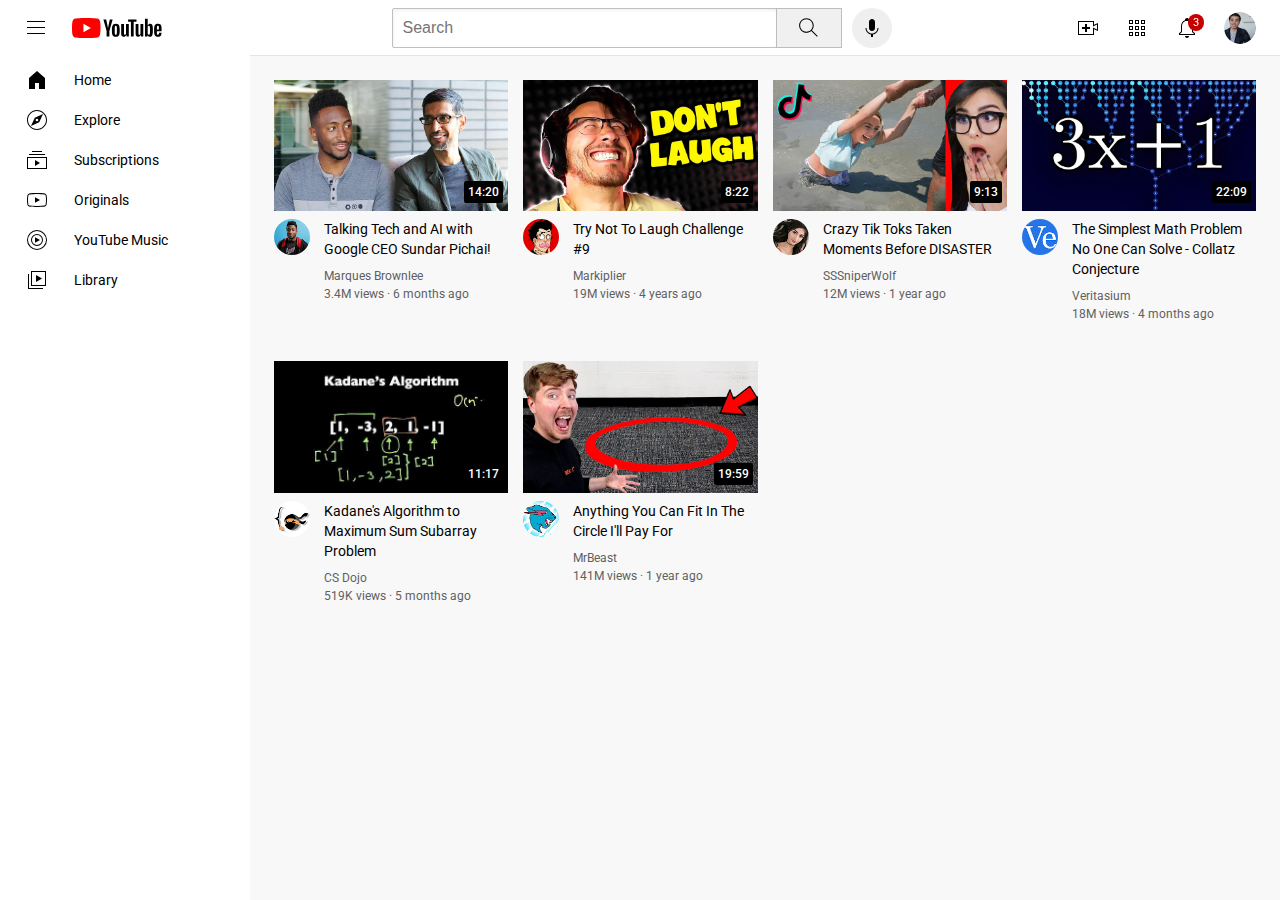
<file: index.html>
<!DOCTYPE html>

<!-- Vertical layout: separates different containers-->
<!-- Horizontal layout: seems to partition elements (like a channel picture and text next to it) within the same container-->

<html>
  <head>
    <title>YouTube</title>
    <link rel="preconnect" href="https://fonts.googleapis.com">
    <link rel="preconnect" href="https://fonts.gstatic.com" crossorigin>
    <link href="https://fonts.googleapis.com/css2?family=Roboto:ital,wght@0,500;1,500&display=swap" rel="stylesheet">
    <link rel="stylesheet" href="styles/general.css">
    <link rel="stylesheet" href="styles/header.css">
    <link rel="stylesheet" href="styles/video.css">
    <link rel="stylesheet" href="styles/sidebar.css">
  </head>
  <body>
    <!-- Semantic elements (<header>, <nav>) work the sam way as a div 
      except they have meaning to screen readers, search engines, and robots reading page
      This header here indicates a header -->
     <header class = "header">
      <div class = "left-section">
        <img class =  "hamburger-menu" src = "icons/hamburger-menu.svg">
        <img class = "youtube-logo" src = "icons/youtube-logo.svg">
      </div>
      <div class = "middle-section">
         <!-- input is a void element, "text" gives a textbox, "checkbox" gives checkbox -->
        <input class = "search-bar" type="text" placeholder="Search">
        <button class = "search-button">
          <img class = "search-icon" src = "icons/search.svg">
          <div class="tooltip">Search</div>
        </button>
        <button class = "voice-search-button">
          <img class = "voice-search-icon" src = "icons/voice-search-icon.svg">
          <div class="tooltip">Search with your voice</div>
        </button>
      </div>
      <div class = "right-section">
        <div class = "upload-icon-container">
          <img class = "upload-icon" src = "icons/upload.svg">
          <div class="tooltip">Create</div>
        </div>
        <div class = "youtube-apps-icon-container">
          <img class = "youtube-apps-icon" src = "icons/youtube-apps.svg">
          <div class="tooltip">YouTube apps</div>
        </div>
        <div class = "notifications-icon-container">
          <img class = "notifications-icon" src = "icons/notifications.svg">
          <!-- since images can't use position: absolute, wrap this in a div-->
           <div class = "notifications-count">3</div>
           <!--notifications-count is absolute, notifications-icon-container is relative-->
           <div class="tooltip">Notifications</div>
        </div>

        <img class = "current-user-picture" src = "channel-pictures/my-channel.jpeg">
      </div>
    </header>

    <!-- semantic element <nav> indicates a navigation bar-->
     <nav class = "sidebar">
      <div class = "sidebar-link">
        <img src = "icons/home.svg">
        <div>Home</div>
      </div>
      <div class = "sidebar-link">
        <img src = "icons/explore.svg">
        <div>Explore</div>
      </div>
      <div class = "sidebar-link">
        <img src = "icons/subscriptions.svg">
        <div>Subscriptions</div>
      </div>
      <div class = "sidebar-link">
        <img src = "icons/originals.svg">
        <div>Originals</div>
      </div>
      <div class = "sidebar-link">
        <img src = "icons/youtube-music.svg">
        <div>YouTube Music</div>
      </div>
      <div class = "sidebar-link">
        <img src = "icons/library.svg">
        <div>Library</div>
      </div>
    </nav>

    <!-- This semantic element indicates main contents of page-->
    <main>
      <!-- this semantic element indicates a section of the page-->
      <section class = "video-grid">
      
        <!-- Marques Brownie-->
        <div class = "video-preview">
          <div class="thumbnail-row">
            <!-- img is a void element, it doesn't require a closing tag -->
            <!-- takes one attribute called src -->
            <a href = "https://www.youtube.com/watch?v=n2RNcPRtAiY">
              <img class = "thumbnail" src = "thumbnails/thumbnail-1.webp">
            </a>
            
            <div class = "video-time">14:20</div> 
          </div>
          <div class = "video-info-grid">
            <div>
              <a class = "video-link" href = "https://www.youtube.com/c/mkbhd">
                <div class = "picture-flexbox">
                  <img class = "profile-picture" src = "channel-pictures/channel-1.jpeg">
                  <div class = "channel-modal">
                    <img class = "modal-profile-picture" src = "channel-pictures/channel-1.jpeg">
                    <div class = "modal-info">
                      <div class = "modal-channel-name">Marques Brownie</div>
                      <div class = "modal-channel-subscribers">19.9M subscribers</div>
                    </div>
                  </div>
                </div>
              </a>
            </div>
            <div> 
              <p class = "video-title">
                <a class = "video-link" href = "https://www.youtube.com/watch?v=n2RNcPRtAiY">
                  Talking Tech and AI with Google CEO Sundar Pichai!
                </a>
              </p>
              <p class="video-author">
                Marques Brownlee
              </p>
              <p class="video-stats">
                3.4M views &#183 6 months ago
              </p>
            </div>
          </div>
        </div>

        <!-- Markiplier-->
        <div class = "video-preview">
          <div class="thumbnail-row">
            <!-- img is a void element, it doesn't require a closing tag -->
            <!-- takes one attribute called src -->
            <a href = "https://www.youtube.com/watch?v=mP0RAo9SKZk">
              <img class = "thumbnail" src = "thumbnails/thumbnail-2.webp">
            </a>
            
            <div class = "video-time">8:22</div> 
          </div>
          <div class = "video-info-grid">
            <div>
              <a class = "video-link" href = "https://www.youtube.com/c/markiplier">
                <div class = "picture-flexbox">
                  <img class = "profile-picture" src = "channel-pictures/channel-2.jpeg">
                  <div class = "channel-modal">
                    <img class = "modal-profile-picture" src = "channel-pictures/channel-2.jpeg">
                    <div class = "modal-info">
                      <div class = "modal-channel-name">Markiplier</div>
                      <div class = "modal-channel-subscribers">37.5M subscribers</div>
                    </div>
                  </div>
                </div>
              </a>
              
            </div>
            <div>
              <p class = "video-title">
                <a class = "video-link" href = "https://www.youtube.com/watch?v=mP0RAo9SKZk">
                  Try Not To Laugh Challenge #9
                </a>
              </p>
              <p class="video-author">
                Markiplier
              </p>
              <p class="video-stats">
                19M views &#183 4 years ago
              </p>
            </div>
          </div>
        </div>

        <!--SSSniperWolf-->
        <div class = "video-preview">
          <div class="thumbnail-row">
            <!-- img is a void element, it doesn't require a closing tag -->
            <!-- takes one attribute called src -->
            <a href = "https://www.youtube.com/watch?v=FgjPQQeTh1w">
              <img class = "thumbnail" src = "thumbnails/thumbnail-3.webp">
            </a>
            
            <div class = "video-time">9:13</div> 
          </div>
          <div class = "video-info-grid">
            <div>
              <a class = "video-link" href = "https://www.youtube.com/user/SSSniperWolf">
                <div class = "picture-flexbox">
                  <img class = "profile-picture" src = "channel-pictures/channel-3.jpeg">
                  <div class = "channel-modal">
                    <img class = "modal-profile-picture" src = "channel-pictures/channel-3.jpeg">
                    <div class = "modal-info">
                      <div class = "modal-channel-name">SSSniperWolf</div>
                      <div class = "modal-channel-subscribers">34.9M subscribers</div>
                    </div>
                  </div>
                </div>
              </a>
            </div>
            <div>
              <p class = "video-title">
                <a class = "video-link" href = "https://www.youtube.com/watch?v=FgjPQQeTh1w">
                  Crazy Tik Toks Taken Moments Before DISASTER
                </a>
              </p>
              <p class="video-author">
                SSSniperWolf
              </p>
              <p class="video-stats">
                12M views &#183 1 year ago
              </p>
            </div>
          </div>
        </div>

        <!--Veritasium-->
        <div class = "video-preview">
          <div class="thumbnail-row">
            <!-- img is a void element, it doesn't require a closing tag -->
            <!-- takes one attribute called src -->
            <a href = "https://www.youtube.com/watch?v=094y1Z2wpJg">
              <img class = "thumbnail" src = "thumbnails/thumbnail-4.webp">
            </a>
            
            <div class = "video-time">22:09</div> 
          </div>
          <div class = "video-info-grid">
            <div>
              <a class = "video-link" href = "https://www.youtube.com/c/veritasium">
                <div class = "picture-flexbox">
                  <img class = "profile-picture" src = "channel-pictures/channel-4.jpeg">
                  <div class = "channel-modal">
                    <img class = "modal-profile-picture" src = "channel-pictures/channel-4.jpeg">
                    <div class = "modal-info">
                      <div class = "modal-channel-name">Veritasium</div>
                      <div class = "modal-channel-subscribers">17.9M subscribers</div>
                    </div>
                  </div>
                </div>
              </a>
            </div>
            <div>
              <p class = "video-title">
                <a class = "video-link" href = "https://www.youtube.com/watch?v=094y1Z2wpJg">
                  The Simplest Math Problem No One Can Solve - Collatz Conjecture
                </a>
              </p>
              <p class="video-author">
                Veritasium
              </p>
              <p class="video-stats">
                18M views &#183 4 months ago
              </p>
            </div>
          </div>
        </div>


        <!--CS Dojo-->
        <div class = "video-preview">
          <div class="thumbnail-row">
            <!-- img is a void element, it doesn't require a closing tag -->
            <!-- takes one attribute called src -->
            <a href = "https://www.youtube.com/watch?v=86CQq3pKSUw">
              <img class = "thumbnail" src = "thumbnails/thumbnail-5.webp">
            </a>
            
            <div class = "video-time">11:17</div> 
          </div>
          <div class = "video-info-grid">
            <div>
              <a class = "video-link" href = "https://www.youtube.com/c/CSDojo">
                <div class = "picture-flexbox">
                  <img class = "profile-picture" src = "channel-pictures/channel-5.jpeg">
                  <div class = "channel-modal">
                    <img class = "modal-profile-picture" src = "channel-pictures/channel-5.jpeg">
                    <div class = "modal-info">
                      <div class = "modal-channel-name">CS Dojo</div>
                      <div class = "modal-channel-subscribers">1.95M subscribers</div>
                    </div>
                  </div>
                </div>
              </a>
            </div>
            <div>
              <p class = "video-title">
                <a class = "video-link" href = "https://www.youtube.com/watch?v=86CQq3pKSUw">
                  Kadane's Algorithm to Maximum Sum Subarray Problem 
                </a>   
              </p>
              <p class="video-author">
                CS Dojo
              </p>
              <p class="video-stats">
                519K views &#183 5 months ago
              </p>
            </div>
          </div>
        </div>

        <!-- MrBeast-->
        <div class = "video-preview">
          <div class="thumbnail-row">
            <!-- img is a void element, it doesn't require a closing tag -->
            <!-- takes one attribute called src -->
            <a href = "https://www.youtube.com/watch?v=yXWw0_UfSFg">
              <img class = "thumbnail" src = "thumbnails/thumbnail-6.webp">
            </a>
            
            <div class = "video-time">19:59</div> 
          </div>
          <div class = "video-info-grid">
            <div>
              <a class = "video-link" href = "https://www.youtube.com/channel/UCX6OQ3DkcsbYNE6H8uQQuVA">
                <div class = "picture-flexbox">
                  <img class = "profile-picture" src = "channel-pictures/channel-6.jpeg">
                  <div class = "channel-modal">
                    <img class = "modal-profile-picture" src = "channel-pictures/channel-6.jpeg">
                    <div class = "modal-info">
                      <div class = "modal-channel-name">MrBeast</div>
                      <div class = "modal-channel-subscribers">393M subscribers</div>
                    </div>
                  </div>
                </div>
              </a>
            </div>
            <div>
              <p class = "video-title">
                <a class = "video-link" href = "https://www.youtube.com/watch?v=yXWw0_UfSFg">
                  Anything You Can Fit In The Circle I'll Pay For
                </a> 
              
              </p>
              <p class="video-author">
                MrBeast
              </p>
              <p class="video-stats">
                141M views &#183 1 year ago
              </p>
            </div>
          </div>
        </div>
      </section>
    </main>
  </body>
</html>

<!-- 3 basic html elements: -->

<!-- block element - regardless of how much space a block element takes, they take up the ENTIRE line INSIDE A CONTAINER (div),
     which is why something as simple as <p>hi</p> extends throughout the entire page/div when viewing through Chrome DevTools -->

<!-- inline block element - Only takes up as much space as needed unlike a block. Ex: input element -->

<!-- inline element - appear within a line of text (like <strong> and <u>)-->

<!-- display can switch between block and inline block -->
</file>
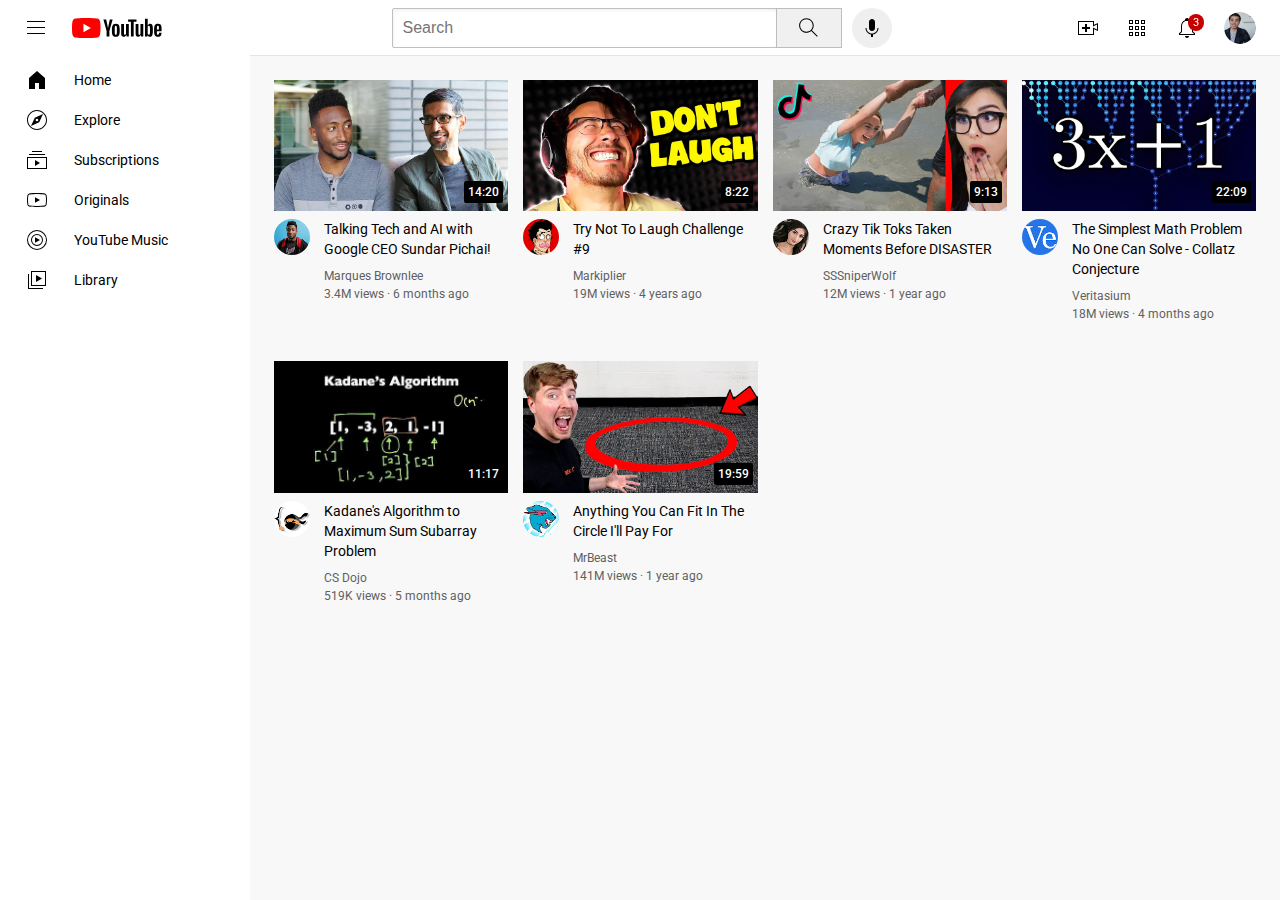
<file: youtube.html>
<!DOCTYPE html>

<!-- Vertical layout: separates different containers-->
<!-- Horizontal layout: seems to partition elements (like a channel picture and text next to it) within the same container-->

<html>
  <head>
    <title>YouTube</title>
    <link rel="preconnect" href="https://fonts.googleapis.com">
    <link rel="preconnect" href="https://fonts.gstatic.com" crossorigin>
    <link href="https://fonts.googleapis.com/css2?family=Roboto:ital,wght@0,500;1,500&display=swap" rel="stylesheet">
    <link rel="stylesheet" href="styles/general.css">
    <link rel="stylesheet" href="styles/header.css">
    <link rel="stylesheet" href="styles/video.css">
    <link rel="stylesheet" href="styles/sidebar.css">
  </head>
  <body>
    <!-- Semantic elements (<header>, <nav>) work the sam way as a div 
      except they have meaning to screen readers, search engines, and robots reading page
      This header here indicates a header -->
     <header class = "header">
      <div class = "left-section">
        <img class =  "hamburger-menu" src = "icons/hamburger-menu.svg">
        <img class = "youtube-logo" src = "icons/youtube-logo.svg">
      </div>
      <div class = "middle-section">
         <!-- input is a void element, "text" gives a textbox, "checkbox" gives checkbox -->
        <input class = "search-bar" type="text" placeholder="Search">
        <button class = "search-button">
          <img class = "search-icon" src = "icons/search.svg">
          <div class="tooltip">Search</div>
        </button>
        <button class = "voice-search-button">
          <img class = "voice-search-icon" src = "icons/voice-search-icon.svg">
          <div class="tooltip">Search with your voice</div>
        </button>
      </div>
      <div class = "right-section">
        <div class = "upload-icon-container">
          <img class = "upload-icon" src = "icons/upload.svg">
          <div class="tooltip">Create</div>
        </div>
        <div class = "youtube-apps-icon-container">
          <img class = "youtube-apps-icon" src = "icons/youtube-apps.svg">
          <div class="tooltip">YouTube apps</div>
        </div>
        <div class = "notifications-icon-container">
          <img class = "notifications-icon" src = "icons/notifications.svg">
          <!-- since images can't use position: absolute, wrap this in a div-->
           <div class = "notifications-count">3</div>
           <!--notifications-count is absolute, notifications-icon-container is relative-->
           <div class="tooltip">Notifications</div>
        </div>

        <img class = "current-user-picture" src = "channel-pictures/my-channel.jpeg">
      </div>
    </header>

    <!-- semantic element <nav> indicates a navigation bar-->
     <nav class = "sidebar">
      <div class = "sidebar-link">
        <img src = "icons/home.svg">
        <div>Home</div>
      </div>
      <div class = "sidebar-link">
        <img src = "icons/explore.svg">
        <div>Explore</div>
      </div>
      <div class = "sidebar-link">
        <img src = "icons/subscriptions.svg">
        <div>Subscriptions</div>
      </div>
      <div class = "sidebar-link">
        <img src = "icons/originals.svg">
        <div>Originals</div>
      </div>
      <div class = "sidebar-link">
        <img src = "icons/youtube-music.svg">
        <div>YouTube Music</div>
      </div>
      <div class = "sidebar-link">
        <img src = "icons/library.svg">
        <div>Library</div>
      </div>
    </nav>

    <!-- This semantic element indicates main contents of page-->
    <main>
      <!-- this semantic element indicates a section of the page-->
      <section class = "video-grid">
      
        <!-- Marques Brownie-->
        <div class = "video-preview">
          <div class="thumbnail-row">
            <!-- img is a void element, it doesn't require a closing tag -->
            <!-- takes one attribute called src -->
            <a href = "https://www.youtube.com/watch?v=n2RNcPRtAiY">
              <img class = "thumbnail" src = "thumbnails/thumbnail-1.webp">
            </a>
            
            <div class = "video-time">14:20</div> 
          </div>
          <div class = "video-info-grid">
            <div>
              <a class = "video-link" href = "https://www.youtube.com/c/mkbhd">
                <div class = "picture-flexbox">
                  <img class = "profile-picture" src = "channel-pictures/channel-1.jpeg">
                  <div class = "channel-modal">
                    <img class = "modal-profile-picture" src = "channel-pictures/channel-1.jpeg">
                    <div class = "modal-info">
                      <div class = "modal-channel-name">Marques Brownie</div>
                      <div class = "modal-channel-subscribers">19.9M subscribers</div>
                    </div>
                  </div>
                </div>
              </a>
            </div>
            <div> 
              <p class = "video-title">
                <a class = "video-link" href = "https://www.youtube.com/watch?v=n2RNcPRtAiY">
                  Talking Tech and AI with Google CEO Sundar Pichai!
                </a>
              </p>
              <p class="video-author">
                Marques Brownlee
              </p>
              <p class="video-stats">
                3.4M views &#183 6 months ago
              </p>
            </div>
          </div>
        </div>

        <!-- Markiplier-->
        <div class = "video-preview">
          <div class="thumbnail-row">
            <!-- img is a void element, it doesn't require a closing tag -->
            <!-- takes one attribute called src -->
            <a href = "https://www.youtube.com/watch?v=mP0RAo9SKZk">
              <img class = "thumbnail" src = "thumbnails/thumbnail-2.webp">
            </a>
            
            <div class = "video-time">8:22</div> 
          </div>
          <div class = "video-info-grid">
            <div>
              <a class = "video-link" href = "https://www.youtube.com/c/markiplier">
                <div class = "picture-flexbox">
                  <img class = "profile-picture" src = "channel-pictures/channel-2.jpeg">
                  <div class = "channel-modal">
                    <img class = "modal-profile-picture" src = "channel-pictures/channel-2.jpeg">
                    <div class = "modal-info">
                      <div class = "modal-channel-name">Markiplier</div>
                      <div class = "modal-channel-subscribers">37.5M subscribers</div>
                    </div>
                  </div>
                </div>
              </a>
              
            </div>
            <div>
              <p class = "video-title">
                <a class = "video-link" href = "https://www.youtube.com/watch?v=mP0RAo9SKZk">
                  Try Not To Laugh Challenge #9
                </a>
              </p>
              <p class="video-author">
                Markiplier
              </p>
              <p class="video-stats">
                19M views &#183 4 years ago
              </p>
            </div>
          </div>
        </div>

        <!--SSSniperWolf-->
        <div class = "video-preview">
          <div class="thumbnail-row">
            <!-- img is a void element, it doesn't require a closing tag -->
            <!-- takes one attribute called src -->
            <a href = "https://www.youtube.com/watch?v=FgjPQQeTh1w">
              <img class = "thumbnail" src = "thumbnails/thumbnail-3.webp">
            </a>
            
            <div class = "video-time">9:13</div> 
          </div>
          <div class = "video-info-grid">
            <div>
              <a class = "video-link" href = "https://www.youtube.com/user/SSSniperWolf">
                <div class = "picture-flexbox">
                  <img class = "profile-picture" src = "channel-pictures/channel-3.jpeg">
                  <div class = "channel-modal">
                    <img class = "modal-profile-picture" src = "channel-pictures/channel-3.jpeg">
                    <div class = "modal-info">
                      <div class = "modal-channel-name">SSSniperWolf</div>
                      <div class = "modal-channel-subscribers">34.9M subscribers</div>
                    </div>
                  </div>
                </div>
              </a>
            </div>
            <div>
              <p class = "video-title">
                <a class = "video-link" href = "https://www.youtube.com/watch?v=FgjPQQeTh1w">
                  Crazy Tik Toks Taken Moments Before DISASTER
                </a>
              </p>
              <p class="video-author">
                SSSniperWolf
              </p>
              <p class="video-stats">
                12M views &#183 1 year ago
              </p>
            </div>
          </div>
        </div>

        <!--Veritasium-->
        <div class = "video-preview">
          <div class="thumbnail-row">
            <!-- img is a void element, it doesn't require a closing tag -->
            <!-- takes one attribute called src -->
            <a href = "https://www.youtube.com/watch?v=094y1Z2wpJg">
              <img class = "thumbnail" src = "thumbnails/thumbnail-4.webp">
            </a>
            
            <div class = "video-time">22:09</div> 
          </div>
          <div class = "video-info-grid">
            <div>
              <a class = "video-link" href = "https://www.youtube.com/c/veritasium">
                <div class = "picture-flexbox">
                  <img class = "profile-picture" src = "channel-pictures/channel-4.jpeg">
                  <div class = "channel-modal">
                    <img class = "modal-profile-picture" src = "channel-pictures/channel-4.jpeg">
                    <div class = "modal-info">
                      <div class = "modal-channel-name">Veritasium</div>
                      <div class = "modal-channel-subscribers">17.9M subscribers</div>
                    </div>
                  </div>
                </div>
              </a>
            </div>
            <div>
              <p class = "video-title">
                <a class = "video-link" href = "https://www.youtube.com/watch?v=094y1Z2wpJg">
                  The Simplest Math Problem No One Can Solve - Collatz Conjecture
                </a>
              </p>
              <p class="video-author">
                Veritasium
              </p>
              <p class="video-stats">
                18M views &#183 4 months ago
              </p>
            </div>
          </div>
        </div>


        <!--CS Dojo-->
        <div class = "video-preview">
          <div class="thumbnail-row">
            <!-- img is a void element, it doesn't require a closing tag -->
            <!-- takes one attribute called src -->
            <a href = "https://www.youtube.com/watch?v=86CQq3pKSUw">
              <img class = "thumbnail" src = "thumbnails/thumbnail-5.webp">
            </a>
            
            <div class = "video-time">11:17</div> 
          </div>
          <div class = "video-info-grid">
            <div>
              <a class = "video-link" href = "https://www.youtube.com/c/CSDojo">
                <div class = "picture-flexbox">
                  <img class = "profile-picture" src = "channel-pictures/channel-5.jpeg">
                  <div class = "channel-modal">
                    <img class = "modal-profile-picture" src = "channel-pictures/channel-5.jpeg">
                    <div class = "modal-info">
                      <div class = "modal-channel-name">CS Dojo</div>
                      <div class = "modal-channel-subscribers">1.95M subscribers</div>
                    </div>
                  </div>
                </div>
              </a>
            </div>
            <div>
              <p class = "video-title">
                <a class = "video-link" href = "https://www.youtube.com/watch?v=86CQq3pKSUw">
                  Kadane's Algorithm to Maximum Sum Subarray Problem 
                </a>   
              </p>
              <p class="video-author">
                CS Dojo
              </p>
              <p class="video-stats">
                519K views &#183 5 months ago
              </p>
            </div>
          </div>
        </div>

        <!-- MrBeast-->
        <div class = "video-preview">
          <div class="thumbnail-row">
            <!-- img is a void element, it doesn't require a closing tag -->
            <!-- takes one attribute called src -->
            <a href = "https://www.youtube.com/watch?v=yXWw0_UfSFg">
              <img class = "thumbnail" src = "thumbnails/thumbnail-6.webp">
            </a>
            
            <div class = "video-time">19:59</div> 
          </div>
          <div class = "video-info-grid">
            <div>
              <a class = "video-link" href = "https://www.youtube.com/channel/UCX6OQ3DkcsbYNE6H8uQQuVA">
                <div class = "picture-flexbox">
                  <img class = "profile-picture" src = "channel-pictures/channel-6.jpeg">
                  <div class = "channel-modal">
                    <img class = "modal-profile-picture" src = "channel-pictures/channel-6.jpeg">
                    <div class = "modal-info">
                      <div class = "modal-channel-name">MrBeast</div>
                      <div class = "modal-channel-subscribers">393M subscribers</div>
                    </div>
                  </div>
                </div>
              </a>
            </div>
            <div>
              <p class = "video-title">
                <a class = "video-link" href = "https://www.youtube.com/watch?v=yXWw0_UfSFg">
                  Anything You Can Fit In The Circle I'll Pay For
                </a> 
              
              </p>
              <p class="video-author">
                MrBeast
              </p>
              <p class="video-stats">
                141M views &#183 1 year ago
              </p>
            </div>
          </div>
        </div>
      </section>
    </main>
  </body>
</html>

<!-- 3 basic html elements: -->

<!-- block element - regardless of how much space a block element takes, they take up the ENTIRE line INSIDE A CONTAINER (div),
     which is why something as simple as <p>hi</p> extends throughout the entire page/div when viewing through Chrome DevTools -->

<!-- inline block element - Only takes up as much space as needed unlike a block. Ex: input element -->

<!-- inline element - appear within a line of text (like <strong> and <u>)-->

<!-- display can switch between block and inline block -->
</file>
<file: styles/general.css>
p{
  /* font stack -- lets you setup a backup font (Arial) if Roboto fails to load from Google */
  margin-top: 0;
  margin-bottom: 0;
}

body{
  /*color: red; Doing this should make all text red, but it fails at doing that to 
  the video title, author, and stats. This is because of CSS Specificity--because they are
  targeted in video.css individually and set with a color, that color takes priority first. */
  margin: 0;
  /* gets rid of external margin */
  padding-top: 80px; /* use padding-top so our position: fixed header 
   doesn't block elements */
  padding-left: 96px;
  padding-right: 24px;
  background-color: rgb(248, 248, 248);
  font-family: Roboto, Arial;
  
  /* Remove this font-family to see the effect. This is done by Inheritance, explained in video.css */
}

@media (min-width: 1200.1px){
  /* for sidebar*/
  body{
    padding-left: 274px;
  }
}
</file>
<file: styles/header.css>
.header{
  height: 55px;

  display: flex;
  flex-direction: row;
  justify-content: space-between;
  position: fixed; /* this alone w/o background-color makes the 
  header float above page and remove white background */
  top: 0;
  left: 0;
  right: 0;
  background-color: white;

  /* adds a border to the bottom of the header only */
  border-bottom-width: 1px;
  border-bottom-style: solid;
  border-bottom-color: rgb(228, 228, 228);

  /* position-relative makes the thumbnail-row appear above the header since
    in youtube.html, the thumbnail-row html is written below the header html
    Fix it by setting a higher z-index. */
  z-index: 100; /* since the thumbnail row has a default of 0, the header appears above when scrolling */
  
}
.left-section{
  /*background-color: lightblue; */
  /* width: 150px; removing the width allows the left section to stretch to contain all content */

  /*align-items: center; */ /* this doesnt center the elements since this is a div, not a 
  flexbox. Can be centered in the .header class OR TURN the left-section into a flexbox: */
  display: flex;
  align-items: center;
  /* Having another flexbox here nested within a flexbox is valid-- it offers a good way to align-items since 
  flexboxes only affect the divs, but not the elements (like the images) within the divs (4:20:30) */
}
.hamburger-menu{
  height: 24px;
  margin-left: 24px;
  margin-right: 24px;
}
.youtube-logo{
  height: 20px;
}


.middle-section{
  /* background-color: lightpink; */
  flex: 1;
  margin-left: 45px;
  max-width: 500px; /* when middle section goes over 300px, stops growing when resizing browser */
  display: flex; /* make middle-section a flexbox to use the align-items */
  align-items: center;
  /* flex-direction: row is a default value, it does not need to be stated */
}
.search-bar{
  flex: 1; /* takes up remaining space */
  height: 36px;
  padding-left: 10px;
  font-size: 16px;
  /* border-width: 1px;
  border-style: solid;
  border-color: rgb(190, 192, 192); */
  border: 1px solid rgb(192, 192, 192);
  /* this border property is a shorthand for the above 3 */
  
  border-radius: 2px;
  box-shadow: inset 1px 2px 3px rgba(0, 0, 0, 0.05);
  /* inset puts shadow inside the search bar */
  width: 0; /* so that the search bar shrinks. remove it and shrink tab to see effect. */
}
.search-bar::placeholder{
  /* targets the placeholder within the input search bar */
  /*font-family: Roboto, Arial; Remvoing this makes the "Search" lighter ???? */
  font-size: 16px;
}
.search-button{
  height: 40px;
  width: 66px;
  background-color: rgb(240, 240, 240);
  border-width: 1px;
  border-style: solid;
  border-color: rgb(190, 189, 189);
  margin-left: -1px; /* avoids having 2 edges. Remove this to see. */
  margin-right: 10px;
}

.search-button,
.voice-search-button,
.upload-icon-container,
.youtube-apps-icon-container,
.notifications-icon-container {
  display: flex;
  justify-content: center;
  align-items: center;
  position: relative;
}

.search-button .tooltip,
.voice-search-button .tooltip,
.upload-icon-container .tooltip,
.youtube-apps-icon-container .tooltip,
.notifications-icon-container .tooltip{
  font-family: Roboto, Arial;
  position: absolute;
  background-color: gray;
  color: white;
  padding-top: 4px;
  padding-bottom: 4px;
  padding-left: 8px;
  padding-right: 8px;
  border-radius: 2px;
  font-size: 12px;
  bottom: -30px;
  opacity: 0;
  transition: opacity 0.15s;
  pointer-events: none; /* when our mouse hovers over the tooltip, 
  it won't show the "Search" tooltip */
  white-space: nowrap; /* prevents text from wrapping around */
}
/* targeting tooltips only in search buttons */

.search-button:hover .tooltip,
.voice-search-button:hover .tooltip,
.upload-icon-container:hover .tooltip,
.youtube-apps-icon-container:hover .tooltip,
.notifications-icon-container:hover .tooltip{
  opacity: 1;
}
/* targeting tooltips only when hovering over search buttons */
.search-icon{
  height: 25px;
}
.voice-search-button{
  height: 40px;
  width: 40px;
  border-radius: 20px;
  border: none;
  background-color: (240, 240, 240);
}
.voice-search-icon{
  height: 24px;
}


.right-section{
  /*background-color: lightblue; */
  width: 180px;
  margin-right: 24px;
  display: flex;
  align-items: center;
  justify-content: space-between;
  flex-shrink: 0; /* prevents right section from shrinking when shrinking the tab */
}
.upload-icon{
  height: 24px;
}
.youtube-apps-icon{
  height: 24px;
}
.notifications-icon-container{
  position: relative;
}
.notifications-icon{
  height: 24px;
}
.notifications-count{
  position: absolute;
  top: -2px; /* 5px beyond top edge of container */
  right: -5px;
  background-color: rgb(199, 0, 0);
  color: white;
  font-family: Roboto, Arial;
  font-size: 11px;
  padding-left: 5px;
  padding-right: 5px;
  padding-top: 2px;
  padding-bottom: 2px;
  border-radius: 10px;
}
.current-user-picture{
  height: 32px;
  border-radius: 16px;
}
</file>
<file: styles/video.css>
.video-grid{
  display: grid;
  grid-template-columns: 1fr 1fr 1fr;
  column-gap: 15px;
  row-gap: 40px;
  /*text-decoration: underline; 
  This is an example of inheritance, where removing the comment will grant all <p> elements
  underlines. This does not work for every property. If you do:
  border: 2px solid red; ,for example, then itll show a border around the entire grid, not
  the elements.

  Inheritance is mainly applicable to text properties like font-family, font-weight,
  text decoration: underline, color, etc.

  It does not affect borders, padding, margin.

  Inheritance passes these certain properties from outer elements to inner elements.
  The Body can serve as a placeholder for inheritance since it includes every element */
  
}

/* the below 3 css are called Responsive Design.
Use inspect element, set the screen below and see the px size as you resize the screen
Pay attention to "max-width" and "min-width"
/* we have a bunch of css in here that activates only when screen is 750px or less */
@media (max-width: 750px) {
  .video-grid{
    grid-template-columns: 1fr 1fr;
    /* only have 2 columns once we get to 600px */
  }
}
@media (min-width: 751px) and (max-width: 999px){
  .video-grid{
    grid-template-columns: 1fr 1fr 1fr;
    /* only have 2 columns once we get to 600px */
  }
}
@media (min-width: 1000px) {
  .video-grid{
    grid-template-columns: 1fr 1fr 1fr 1fr;
  }
}
@media (min-width: 1000px) {
  .video-title {
    font-size: 16px;
    line-height: 24px;
  }
}

@media (min-width: 1000px) {
  .video-author,
  .video-stats {
    font-size: 14px;
  }
}
.thumbnail-row{
  margin-bottom: 8px;
  position: relative;
}
.thumbnail {
  width: 100%;
  display: block; /* makes image into block from inline*/
  /* display: block is unnecessary since width is 100% and on its own line */

  /* object-fit: contain;
  /* object-fit determines what happens if height and width don't shape image properly*/
  /* contain: image is resized to fit within the box (border), maintaining aspect ratio */
  /* cover: image is resized to cover the box, maintaining aspect ratio */
  /* object-position: right;
  /* object-position determines where the image is positioned within the box -- left, right, center, top, bottom*/
}
.video-info-grid{
  display: grid;
  grid-template-columns: 50px 1fr;
  /* 50 for channel pic, 1fr for video info. 1fr takes up remaining space */
}
.profile-picture{
  /*width: 100%; /* image takes up space of entire container, so 100% = 40px */
  width: 36px;
  border-radius: 50%;
}
.video-title{
  margin-top: 0;
  font-size: 14px;
  font-weight: 500px;
  line-height: 20px;
  margin-bottom: 10px;
}
.video-author,
.video-stats{
  font-size: 12px;
  color: rgb(96, 96, 96);
}
.video-author{
  margin-bottom: 4px;
}
.video-time{
  font-size: 12px;
  font-weight: 500;
  /* font-weight of 400 is normal, 500 is semibold, 700 is bold */
  /*padding-top: 4px;
  padding-bottom: 4px;
  padding-left: 4px;
  padding-right: 4px; */
  padding: 4px; /*<- the same as setting padding to 4 on all sides
  padding: 4px 10px <- same as setting padding to 4 for top and bottom and 10 for left and right
  padding: 4px 10px 20px 30px is top, right, bottom, and left respectively */
  /* margin works the same way */
  padding: 4px;
  border-radius: 2px;
  position: absolute;
  bottom: 8px;
  right: 5px;
  background-color: black;
  color: white;
  
}



.video-link{
  text-decoration: none;
  color: black;
}

.picture-flexbox{
  position: relative;
  display: inline-block;
}

.picture-flexbox:hover .channel-modal{
  opacity: 1;
}
.channel-modal{
  display: flex;
  position: absolute;
  top: 45px;
  width: 215px;
  align-items: center;
  background-color: white;
  border-radius: 7px;
  box-shadow: 0px 0px 10px rgba(0, 0, 0, 0.2);
  opacity: 0;
  transition: opacity 0.15s;
  pointer-events: none; /* when our mouse hovers over the tooltip, 
  it won't show the "Search" tooltip */
  
}
.modal-profile-picture{
  width: 50px;
  object-fit: cover;
  border-radius: 25px;
  margin-left: 10px;
  margin-bottom: 10px;
  margin-top: 10px;
}
.modal-info{
  margin-left: 10px;
}
.modal-channel-name{
  font-family: Roboto, Arial;
  margin-bottom: 5px;
}
.modal-channel-subscribers{
  font-family: Roboto, Arial;
  font-size: 14px;
  color: rgb(96, 96, 96);
}
</file>
<file: styles/sidebar.css>
@media (max-width: 1200px){
  .sidebar{
    position: fixed;
    left: 0;
    bottom: 0;
    top: 55px; /* set to the header's height so it doesnt obstruct */
    background-color: white;
    width: 72px;
    z-index: 200;
    padding-top: 5px;
}
  .sidebar-link{
    height: 74px;
    cursor: pointer;
    display: flex;
    justify-content: center;
    align-items: center;

    flex-direction: column;
    /* used to put sidebar link div text below the icons */
    /* with this, justify-content and align-items are reversed */
  }
  .sidebar-link:hover{
    background-color: rgb(235, 235, 235);
  }

  .sidebar-link img {
    height: 24px;
    margin-bottom: 4px;
  }
  /* targets all images inside all sidebar links */
  .sidebar-link div{
    font-size: 10px;
  }
  /* targets all divs inside all sidebar links */
}

@media (min-width: 1200.1px){
  /* body padding is set in general.css */
  .sidebar{
    position: fixed;
    left: 0;
    bottom: 0;
    top: 55px; /* set to the header's height so it doesnt obstruct */
    background-color: white;
    width: 250px;
    z-index: 200;
    padding-top: 5px;
  }
  .sidebar-link{
    height: 40px;
    cursor: pointer;
    display: flex;
    
    justify-content: start;
    align-items: center;

    flex-direction: row;
    /* used to put sidebar link div text below the icons */
    /* with this, justify-content and align-items are reversed */
  }
  .sidebar-link:hover{
    background-color: rgb(235, 235, 235);
  }

  .sidebar-link img {
    margin-left: 25px;
    height: 24px;
    margin-right: 25px;
  }
  /* targets all images inside all sidebar links */
  .sidebar-link div{
    font-size: 14px;
  }
  /* targets all divs inside all sidebar links */
}
</file>
